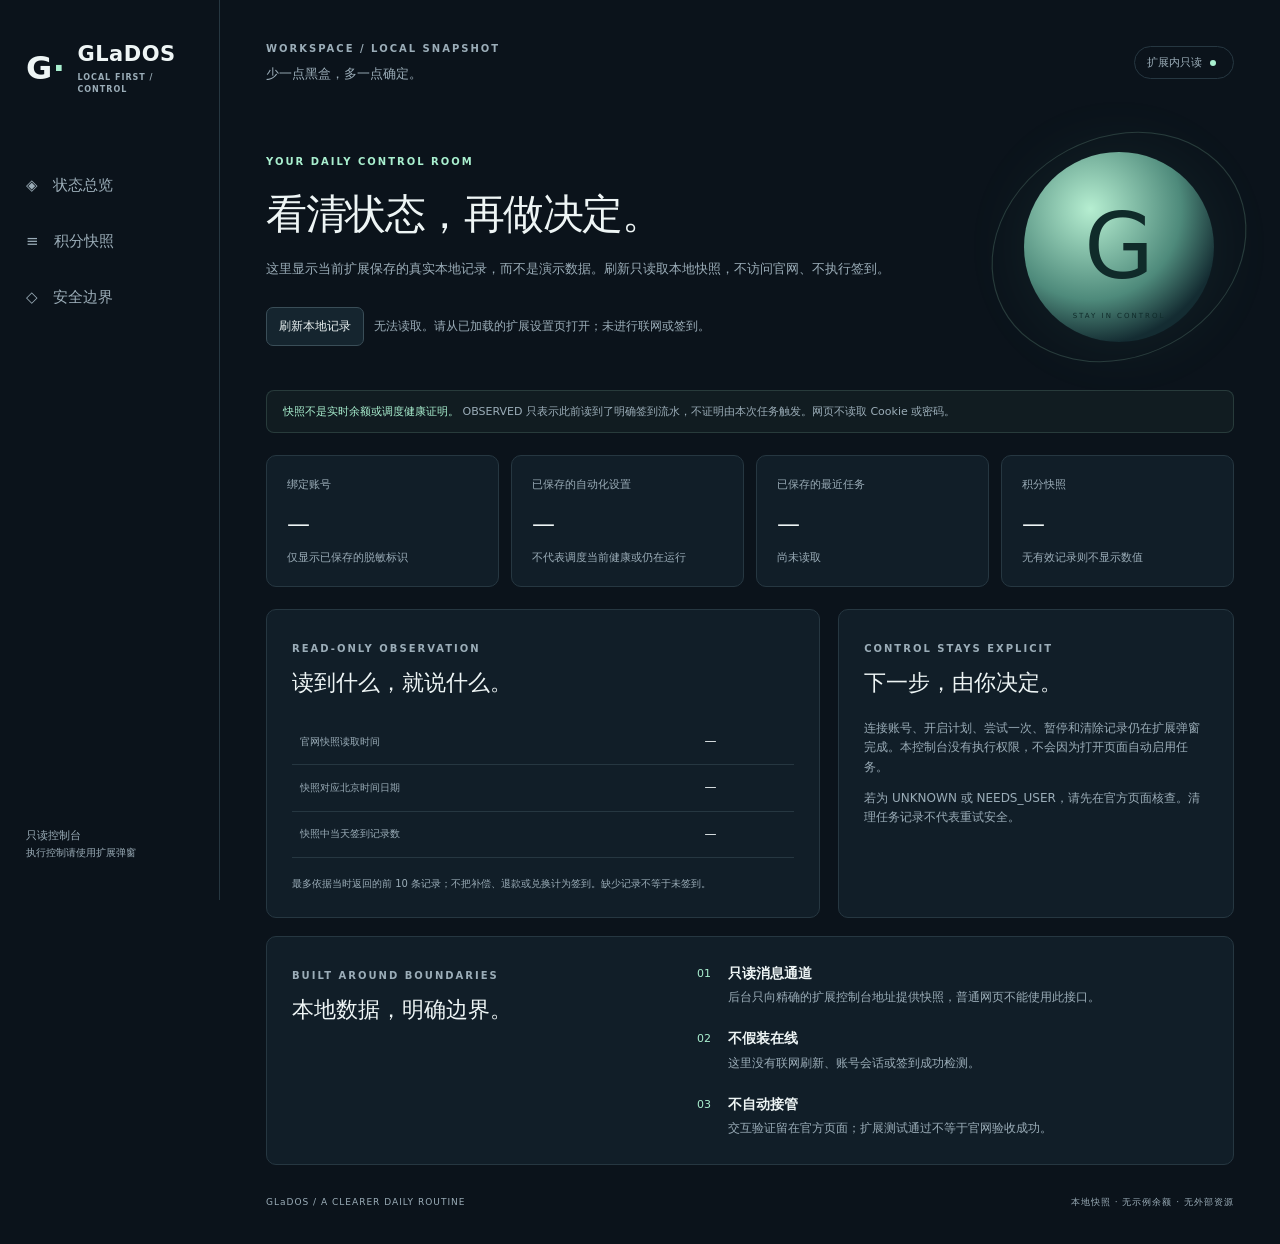
<file: extension/dashboard/index.html>
<!doctype html><html lang="zh-CN"><head><meta charset="utf-8"><meta name="viewport" content="width=device-width,initial-scale=1"><title>GLaDOS · 本地控制台</title><link rel="stylesheet" href="./style.css"></head>
<body><div class="shell"><aside><a class="brand" href="#overview"><span class="logo">G<span>·</span></span><span>GLaDOS<small>LOCAL FIRST / CONTROL</small></span></a><nav aria-label="导航"><a href="#overview">◈　状态总览</a><a href="#snapshot">≡　积分快照</a><a href="#boundaries">◇　安全边界</a></nav><div class="aside-bottom">只读控制台<br><small>执行控制请使用扩展弹窗</small></div></aside><main>
<header><div><span class="eyebrow">WORKSPACE / LOCAL SNAPSHOT</span><p>少一点黑盒，多一点确定。</p></div><span class="pill">扩展内只读 <span class="dot"></span></span></header>
<section id="overview" class="hero"><div><span class="eyebrow mint">YOUR DAILY CONTROL ROOM</span><h1>看清状态，再做决定。</h1><p>这里显示当前扩展保存的真实本地记录，而不是演示数据。刷新只读取本地快照，不访问官网、不执行签到。</p><div class="hero-actions"><button id="refresh">刷新本地记录</button><span id="updated" class="muted" role="status" aria-live="polite">尚未读取</span></div></div><div class="orb" aria-hidden="true"><div class="orbit"></div><span>G</span><small>STAY IN CONTROL</small></div></section>
<div class="notice"><strong>快照不是实时余额或调度健康证明。</strong> OBSERVED 只表示此前读到了明确签到流水，不证明由本次任务触发。网页不读取 Cookie 或密码。</div>
<section class="stats" aria-label="状态摘要"><article><span>绑定账号</span><strong id="account">—</strong><small>仅显示已保存的脱敏标识</small></article><article><span>已保存的自动化设置</span><strong id="enabled">—</strong><small>不代表调度当前健康或仍在运行</small></article><article><span>已保存的最近任务</span><strong id="task">—</strong><small id="task-label">尚未读取</small></article><article><span>积分快照</span><strong id="points">—</strong><small>无有效记录则不显示数值</small></article></section>
<div class="columns"><section class="panel" id="snapshot"><span class="eyebrow">READ-ONLY OBSERVATION</span><h2>读到什么，就说什么。</h2><table><tbody><tr><th>官网快照读取时间</th><td id="checked-at">—</td></tr><tr><th>快照对应北京时间日期</th><td id="day">—</td></tr><tr><th>快照中当天签到记录数</th><td id="count">—</td></tr></tbody></table><p class="footnote">最多依据当时返回的前 10 条记录；不把补偿、退款或兑换计为签到。缺少记录不等于未签到。</p></section>
<section class="panel"><span class="eyebrow">CONTROL STAYS EXPLICIT</span><h2>下一步，由你决定。</h2><p class="muted">连接账号、开启计划、尝试一次、暂停和清除记录仍在扩展弹窗完成。本控制台没有执行权限，不会因为打开页面自动启用任务。</p><p class="muted">若为 UNKNOWN 或 NEEDS_USER，请先在官方页面核查。清理任务记录不代表重试安全。</p></section></div>
<section class="panel architecture" id="boundaries"><div><span class="eyebrow">BUILT AROUND BOUNDARIES</span><h2>本地数据，明确边界。</h2></div><div class="principles"><article><span>01</span><div><h3>只读消息通道</h3><p>后台只向精确的扩展控制台地址提供快照，普通网页不能使用此接口。</p></div></article><article><span>02</span><div><h3>不假装在线</h3><p>这里没有联网刷新、账号会话或签到成功检测。</p></div></article><article><span>03</span><div><h3>不自动接管</h3><p>交互验证留在官方页面；扩展测试通过不等于官网验收成功。</p></div></article></div></section>
<footer>GLaDOS / A CLEARER DAILY ROUTINE <span>本地快照 · 无示例余额 · 无外部资源</span></footer></main></div><script type="module" src="./app.js"></script></body></html>
</file>
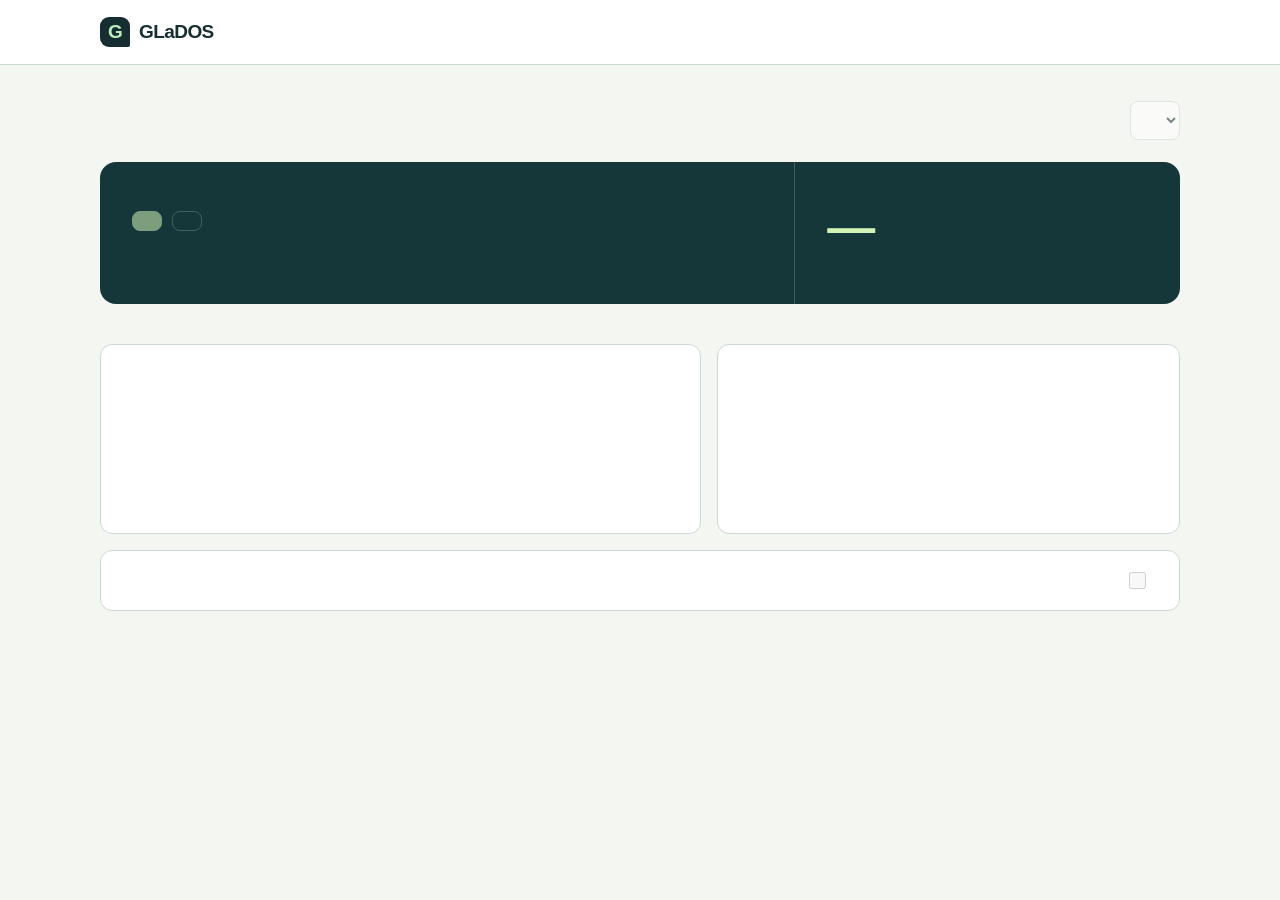
<file: webextension/console.html>
<!doctype html>
<html lang="zh-CN">
<head><meta charset="utf-8"><meta name="viewport" content="width=device-width, initial-scale=1"><title>GLaDOS</title><link rel="stylesheet" href="console.css"></head>
<body>
<header><div class="wrap mast"><span class="brand"><span class="mark" aria-hidden="true">G</span> GLaDOS</span></div></header>
<main class="wrap">
  <div class="heading"><div><p class="eyebrow" id="date"></p><h1 data-i="consoleTitle"></h1></div>
  <label class="picker"><span data-i="site"></span><select id="host" disabled></select></label></div>
  <section class="summary" aria-labelledby="todayTitle">
    <div class="primary"><h2 id="todayTitle" data-i="today"></h2><strong id="status" role="status"></strong><p id="hint"></p>
    <div class="buttons"><button id="open" class="accent" data-i="open" disabled></button><button id="refresh" data-i="refresh" disabled></button></div></div>
    <div class="balance"><h2 data-i="balance"></h2><strong id="points">—</strong><p id="account"></p></div>
  </section>
  <p class="feedback" id="feedback" role="status"></p>
  <div class="columns"><section class="panel"><div class="panel-head"><h2 data-i="ledger"></h2><small data-i="latest"></small></div>
  <table id="table" hidden><thead><tr><th data-i="time"></th><th data-i="type"></th><th class="amount" data-i="change"></th></tr></thead><tbody id="rows"></tbody></table><p id="empty" class="empty"></p></section>
  <section class="panel"><div class="panel-head"><h2 data-i="activity"></h2><button id="clear" class="link" data-i="clear" disabled></button></div><ol id="activity"></ol><p id="noActivity" class="empty" data-i="noActivity"></p></section></div>
  <section class="settings"><div><h2 data-i="remind"></h2><p data-i="remindHint"></p></div><label><input type="checkbox" id="reminder" disabled><span data-i="remindTime"></span></label></section>
</main><script src="core.js"></script><script src="console.js"></script></body></html>
</file>
<file: extension/dashboard/style.css>
:root{color-scheme:dark;--bg:#0b131b;--panel:#111e28;--line:#263741;--ink:#eef5f5;--muted:#9badb8;--mint:#a9efcf}*{box-sizing:border-box}html{scroll-behavior:smooth;scroll-padding:24px}body{margin:0;background:var(--bg);color:var(--ink);font:15px/1.6 system-ui,-apple-system,"Segoe UI","Microsoft Yahei",sans-serif}.shell{max-width:1600px;margin:auto;display:grid;grid-template-columns:220px 1fr}aside{position:sticky;top:0;height:100vh;padding:38px 26px;border-right:1px solid var(--line);display:flex;flex-direction:column}.brand{color:var(--ink);text-decoration:none;display:flex;gap:12px;align-items:center;font-size:21px;font-weight:650;letter-spacing:.5px}.brand small{display:block;font-size:8px;color:var(--muted);letter-spacing:1px}.logo{font-size:32px;line-height:1}.logo span{color:var(--mint)}nav{display:grid;gap:12px;margin-top:66px}nav a{color:var(--muted);text-decoration:none;padding:10px 0}nav a:hover{color:var(--mint)}.aside-bottom{margin-top:auto;font-size:11px;color:var(--muted)}.aside-bottom small{font-size:10px}.dot{display:inline-block;width:6px;height:6px;border-radius:100%;background:var(--mint);margin:0 5px}main{padding:35px 46px;min-width:0}header{display:flex;justify-content:space-between;align-items:center}header p{margin:5px 0;color:var(--muted);font-size:13px}.eyebrow{font-size:10px;letter-spacing:2px;color:var(--muted);font-weight:600}.mint{color:var(--mint)}.pill{border:1px solid var(--line);border-radius:30px;padding:7px 12px;font-size:11px;color:var(--muted)}.hero{display:grid;grid-template-columns:1fr 210px;gap:30px;align-items:center;padding:55px 0 40px;min-height:300px}h1{font-size:clamp(28px,3.2vw,45px);font-weight:550;letter-spacing:-1.5px;line-height:1.3;margin:16px 0}h2{font-size:22px;font-weight:550;line-height:1.45;margin:8px 0 20px}h3{font-size:14px;margin:0 0 4px}p{max-width:670px}.hero p{color:var(--muted);font-size:13px;line-height:1.9}.hero-actions{display:flex;flex-wrap:wrap;gap:10px;align-items:center;margin-top:25px}.hero-actions label{font-size:11px;color:var(--muted)}select,button{font:inherit;color:var(--ink);background:#15252f;border:1px solid #3a4e58;border-radius:7px;padding:9px 12px;font-size:12px;cursor:pointer}button:hover,select:hover{border-color:var(--mint)}button:focus-visible,select:focus-visible,a:focus-visible{outline:2px solid var(--mint);outline-offset:4px}.subtle{background:transparent;color:var(--muted)}.orb{width:190px;height:190px;border-radius:50%;background:radial-gradient(circle at 35% 30%,#b6eed1,#4e8a7b 50%,#142c32 75%);position:relative;box-shadow:0 0 70px #7be8b513;display:flex;align-items:center;justify-content:center;color:#102b2a}.orb>span{font-size:90px;font-weight:300}.orb small{position:absolute;bottom:20px;font-size:7px;letter-spacing:2px}.orbit{position:absolute;inset:-15px;border:1px solid #88bea53b;border-radius:50%;transform:rotate(-28deg) scaleX(1.2)}.notice{background:#a9efcf0a;border:1px solid #a9efcf25;border-radius:8px;padding:12px 16px;color:var(--muted);font-size:11px}.notice strong{color:var(--mint);font-weight:500}.stats{display:grid;grid-template-columns:repeat(4,1fr);gap:12px;margin:22px 0}.stats article{padding:20px;background:var(--panel);border:1px solid var(--line);border-radius:10px}.stats span,.stats small{display:block;color:var(--muted);font-size:11px}.stats strong{font-size:23px;font-weight:500;display:block;margin:12px 0 6px;overflow-wrap:anywhere}.stats strong[data-tone=good]{color:var(--mint)}.stats strong[data-tone=warn]{color:#f0ca8d}.columns{display:grid;grid-template-columns:1.4fr 1fr;gap:18px}.panel{padding:25px;background:var(--panel);border:1px solid var(--line);border-radius:10px;min-width:0}.section-head{display:flex;gap:14px;align-items:start;justify-content:space-between}.section-head select{max-width:115px}table{border-collapse:collapse;width:100%;font-size:12px;white-space:nowrap}th{text-align:left;color:var(--muted);font-size:10px;font-weight:400}th,td{padding:13px 8px;border-bottom:1px solid var(--line)}td:nth-child(3){color:var(--mint)}.table-wrap{overflow:auto}.footnote{color:var(--muted);font-size:10px;margin:18px 0 0}.muted{color:var(--muted);font-size:12px}.slots{display:flex;gap:8px;margin:22px 0}.slots button{flex:1}.slots .selected{background:var(--mint);border-color:var(--mint);color:#102b24}.next{border-top:1px solid var(--line);padding-top:18px}.next small,.next span{display:block;color:var(--muted);font-size:10px}.next strong{display:block;font-size:15px;font-weight:500;margin:7px 0}.architecture{margin-top:18px;display:grid;grid-template-columns:1fr 1.4fr;gap:40px}.principles{display:grid;gap:20px}.principles article{display:flex;gap:17px}.principles article>span{font-size:11px;color:var(--mint);padding-top:3px}.principles p{margin:0;font-size:12px;color:var(--muted)}footer{display:flex;justify-content:space-between;gap:15px;margin:30px 0 0;font-size:9px;letter-spacing:1px;color:var(--muted)}.sr-only{position:absolute;width:1px;height:1px;overflow:hidden;clip:rect(0,0,0,0)}@media(max-width:1100px){.shell{grid-template-columns:170px 1fr}aside{padding:30px 18px}main{padding:28px}.columns{grid-template-columns:1fr}.hero{grid-template-columns:1fr 140px}.orb{width:125px;height:125px}.orb>span{font-size:60px}.orb small{font-size:5px;bottom:15px}.stats strong{font-size:19px}}@media(max-width:720px){.shell{display:block}aside{position:static;height:auto;padding:18px 20px;border-right:0;border-bottom:1px solid var(--line)}.brand{font-size:18px}nav{display:flex;gap:20px;overflow:auto;margin:15px 0 0;font-size:12px;white-space:nowrap}nav a{padding:0}.aside-bottom{display:none}main{padding:22px 18px}.hero{display:block;padding:32px 0 25px;min-height:0}.orb{display:none}h1{font-size:29px}.stats{grid-template-columns:repeat(2,1fr)}.stats article{padding:16px}.panel{padding:20px}.architecture{grid-template-columns:1fr;gap:12px}.section-head{display:block}.section-head select{margin-bottom:12px}footer{display:block}footer span{display:block;margin-top:7px}}@media(prefers-reduced-motion:reduce){html{scroll-behavior:auto}}
</file>
<file: webextension/console.css>
*{box-sizing:border-box}
:root{color-scheme:light;--ink:#162d31;--muted:#4c6668;--line:#cbd9d4;--jade:#006958}
body{margin:0;background:#f4f6f2;color:var(--ink);font:15px/1.55 Inter,"Segoe UI","Microsoft YaHei",sans-serif}
.wrap{width:min(1080px,calc(100% - 56px));margin:auto}
header{background:#fff;border-bottom:1px solid var(--line)}
.mast,.brand,.heading,.panel-head,.settings,.buttons,.picker,.settings label{display:flex;align-items:center}
.mast{height:64px;gap:20px}.brand{gap:9px;font-size:19px;font-weight:730;letter-spacing:-.03em}
.mark{display:grid;place-items:center;width:30px;height:30px;border-radius:9px 9px 2px 9px;background:var(--ink);color:#bdedbc;font-weight:800}
main{padding:36px 0}.heading,.panel-head,.settings{justify-content:space-between;gap:16px}.heading{margin-bottom:22px}
.eyebrow,small,thead,.picker span{font:12px/1.5 "Segoe UI","Microsoft YaHei",sans-serif;color:var(--muted)}
.eyebrow{margin:0 0 4px;letter-spacing:.03em}h1{font-size:clamp(29px,4vw,42px);line-height:1.2;letter-spacing:-.04em;margin:0}h2{font-size:16px;margin:0}
.picker{gap:10px}select,button{font:inherit;border:1px solid var(--line);background:white;color:var(--ink);border-radius:8px;padding:9px 14px}button,select,label:has(input){cursor:pointer}
:focus-visible{outline:3px solid #228879;outline-offset:3px}button:disabled,select:disabled{opacity:.55;cursor:default}
.summary{background:#163739;color:white;border-radius:16px;display:grid;grid-template-columns:1.8fr 1fr;overflow:hidden}
.primary,.balance{padding:28px 32px}.summary h2{color:#c2dcd5;font-weight:500;font-size:14px}.summary strong{display:block;margin:8px 0;font-size:clamp(24px,3vw,34px);line-height:1.25;letter-spacing:-.025em}
.summary p{font-size:14px;color:#d0e0dc;margin:5px 0}.balance{border-left:1px solid #41605d;display:flex;flex-direction:column;justify-content:center}
.balance strong{font-size:48px;font-variant-numeric:tabular-nums;color:#d1f3b6}.buttons{gap:10px;flex-wrap:wrap;margin-top:21px}.buttons button{background:transparent;border-color:#66827c;color:white;font-weight:600}
.buttons .accent{background:#d1f3b6;color:#16372c;border-color:#d1f3b6}.buttons button:hover:enabled{filter:brightness(.93)}
.feedback{margin:10px 2px;min-height:1.5em;color:var(--muted);font-size:13px}.columns{display:grid;grid-template-columns:1.3fr 1fr;gap:16px;align-items:start}
.panel,.settings{border:1px solid var(--line);border-radius:12px;background:white}.panel{min-height:190px;padding:20px 22px}.panel-head{min-height:29px;margin-bottom:12px}.empty{margin:32px 0;color:var(--muted);font-size:14px}
table{border-collapse:collapse;width:100%;font-variant-numeric:tabular-nums}td,th{text-align:left;padding:9px 3px;border-top:1px solid #e1e8e3}th{font-weight:500}.amount{text-align:right}.gain{color:var(--jade);font-weight:650}
ol{list-style:none;padding:0;margin:0;max-height:340px;overflow:auto}li{display:flex;align-items:baseline;justify-content:space-between;gap:12px;border-top:1px solid #e1e8e3;padding:9px 0}li span{display:block}time,li small{color:var(--muted);font-size:12px}
li small{display:block}
.link{background:transparent;border:0;color:var(--jade);padding:3px 0;font-size:13px}.settings{margin-top:16px;padding:18px 22px}.settings p{margin:3px 0 0;font-size:13px;color:var(--muted)}.settings label{gap:8px;white-space:nowrap}input{accent-color:var(--jade);width:17px;height:17px}
@media(max-width:720px){.wrap{width:calc(100% - 28px)}.heading,.settings{align-items:flex-start;flex-wrap:wrap}.primary,.balance,.panel{padding:18px}.summary{grid-template-columns:1fr}.balance{border-left:0;border-top:1px solid #41605d}.balance strong{font-size:32px}.columns{grid-template-columns:1fr}.panel{min-height:130px}main{padding:22px 0}}
[hidden]{display:none!important}
</file>
